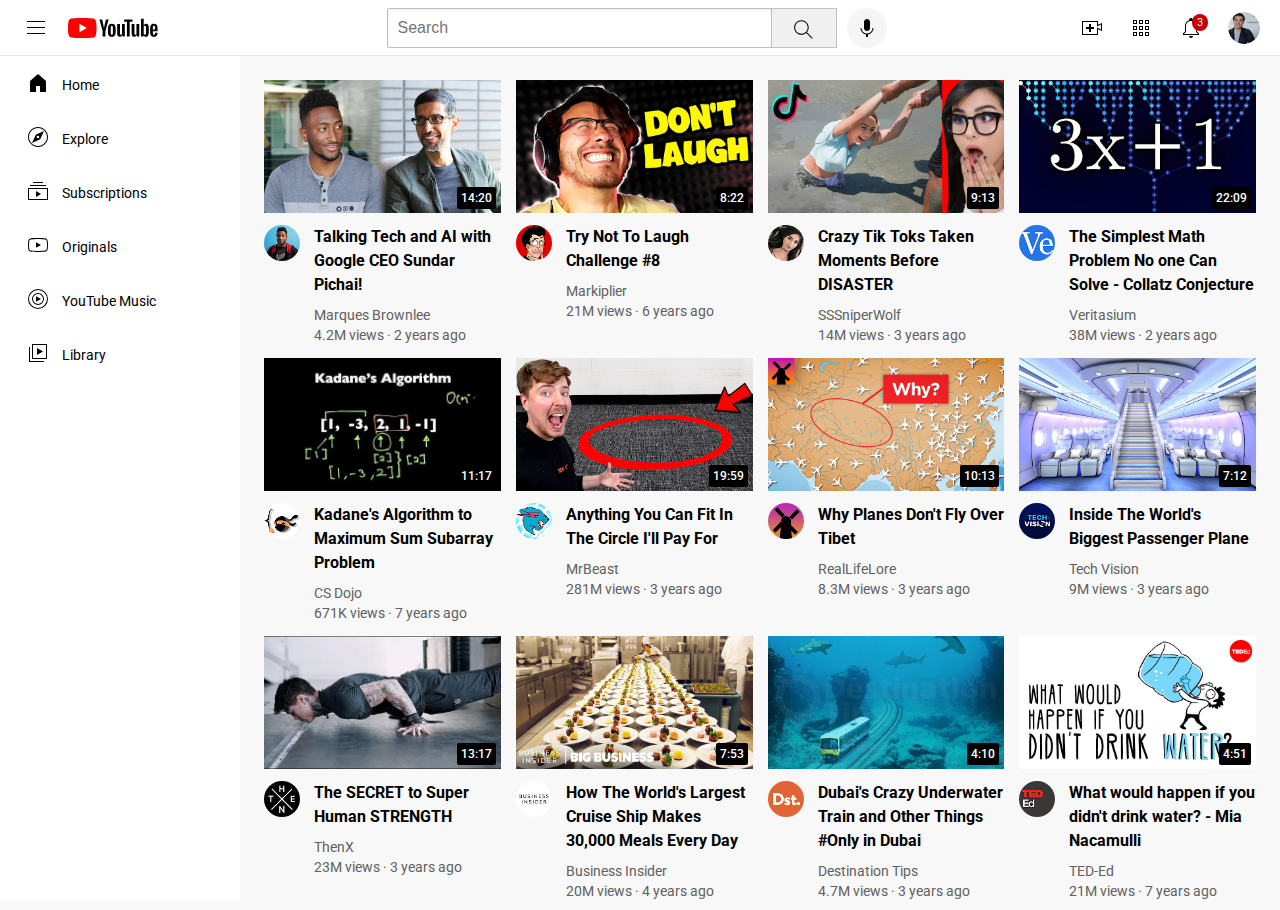
<file: youtube.html>
<!DOCTYPE html>
<html>

<head>
  <title>YouTube.com Clone</title>

  <link rel="preconnect" href="https://fonts.googleapis.com">
  <link rel="preconnect" href="https://fonts.gstatic.com" crossorigin>
  <link href="https://fonts.googleapis.com/css2?family=Roboto:wght@400;500;700&display=swap" rel="stylesheet">

  <link rel="stylesheet" href="styles/general.css">
  <link rel="stylesheet" href="styles/header.css">
  <link rel="stylesheet" href="styles/video.css">
  <link rel="stylesheet" href="styles/sidebar.css">

</head>

<body>
  <header class="header">
    <div class="left-section">
      <img class="hamburger-menu" src="icons/hamburger-menu.svg">
      <img class="youtube-logo" src="icons/youtube-logo.svg">
    </div>
    <div class="middle-section">
      <input class="search-bar" type="textbox" placeholder="Search">
      <button class="search-button">
        <img class="search-icon" src="icons/search.svg">
        <div class="tooltip">Search</div>
      </button>
      <button class="voice-search-button">
        <img class="voice-search-icon" src="icons/voice-search-icon.svg">
        <div class="tooltip">Search with your voice</div>
      </button>
    </div>
    <div class="right-section">
      <div class="upload-icon-container">
        <img class="upload-icon" src="icons/upload.svg">
        <div class="tooltip">Create</div>
      </div>
      <div class="youtube-apps-icon-container">
        <img class="youtube-apps-icon" src="icons/youtube-apps.svg">
        <div class="tooltip">YouTube apps</div>
      </div>
      <div class="notifications-icon-container">
        <img class="notifications-icon" src="icons/notifications.svg">
        <div class="notifications-count">3</div>
        <div class="tooltip">Notifications</div>
      </div>
      <img class="current-user-picture" src="channel-pics/my-channel.jpeg">
    </header>
<!--Put position absolute inside position relative-->
    <nav class="sidebar">
      <div class="sidebar-link">
        <img src="icons/home.svg">
        <div>Home</div>
      </div>
      <div class="sidebar-link">
        <img src="icons/explore.svg">
        <div>Explore</div>
      </div>
      <div class="sidebar-link">
        <img src="icons/subscriptions.svg">
        <div>Subscriptions</div>
      </div>
      <div class="sidebar-link">
        <img src="icons/originals.svg">
        <div>Originals</div>
      </div>
      <div class="sidebar-link">
        <img src="icons/youtube-music.svg">
        <div>YouTube Music</div>
      </div>
      <div class="sidebar-link">
        <img src="icons/library.svg">
        <div>Library</div>
      </div>
    </nav>
  </div>

  <main>
    <section class="video-grid">

      <div class="video-preview">
        <div class="thumbnail-row">
          <a href="https://www.youtube.com/watch?v=n2RNcPRtAiY" target="_blank" class="video-title-link">
            <img class="thumbnail" src="thumbnails/thumbnail-1.webp">
          </a>
          <div class="video-time">14:20</div>
        </div>
  
        <div class="video-info-grid">
          <div class="channel-picture">
            <div class="profile-picture-container">
              <a href="https://www.youtube.com/@mkbhd" target="_blank">
                <img class="profile-picture" src="channel-pics/channel-1.jpeg">
              </a>
              <div class="channel-tooltip">
                <img class="channel-tooltip-picture" src="channel-pics/channel-1.jpeg">
                <div>
                  <div class="channel-tooltip-name">
                    Marques Brownlee
                  </div>
                  <div class="channel-tooltip-stats">
                    18.5M subscribers
                  </div>
                </div>
              </div>
            </div>
            
          </div>
  
          <div class="video-info">
            <a href="https://www.youtube.com/watch?v=n2RNcPRtAiY" target="_blank" class="video-title-link">
              <p class="video-title">
                Talking Tech and AI with Google CEO Sundar Pichai!
              </p>
            </a>
            <p class="video-author">
              Marques Brownlee
            </p>
            <p class="video-stats">
              4.2M views &#183; 2 years ago
            </p>
          </div>
  
        </div>
  
      </div>
  
  
  
      <div class="video-preview">
        <div class="thumbnail-row">
          <a href="https://www.youtube.com/watch?v=mP0RAo9SKZk" target="_blank" class="video-title-link">
            <img class="thumbnail" src="thumbnails/thumbnail-2.webp">
          </a>
          <div class="video-time">8:22</div>
        </div>
  
        <div class="video-info-grid">
          <div class="channel-picture">
            <div class="profile-picture-container">
              <a href="https://www.youtube.com/@markiplier" target="_blank">
                <img class="profile-picture" src="channel-pics/channel-2.jpeg">
              </a>
              <div class="channel-tooltip">
                <img class="channel-tooltip-picture" src="channel-pics/channel-2.jpeg">
                <div>
                  <div class="channel-tooltip-name">
                    Markiplier
                  </div>
                  <div class="channel-tooltip-stats">
                    36.4M subscribers
                  </div>
                </div>
              </div>
            </div>
          </div>
  
          <div class="video-info">
            <a href="https://www.youtube.com/watch?v=mP0RAo9SKZk" target="_blank" class="video-title-link">
              <p class="video-title">
                Try Not To Laugh Challenge #8
              </p>
            </a>
            <p class="video-author">
              Markiplier
            </p>
            <p class="video-stats">
              21M views &#183; 6 years ago
            </p>
          </div>
  
        </div>
      </div>
  
  
  
      <div class="video-preview">
        <div class="thumbnail-row">
          <a href="https://www.youtube.com/watch?v=FgjPQQeTh1w" target="_blank" class="video-title-link">
            <img class="thumbnail" src="thumbnails/thumbnail-3.webp">
          </a>
          <div class="video-time">9:13</div>
        </div>
  
        <div class="video-info-grid">
          <div class="channel-picture">
            <div class="profile-picture-container">
              <a href="https://www.youtube.com/@SSSniperWolf" target="_blank">
                <img class="profile-picture" src="channel-pics/channel-3.jpeg">
              </a>
              <div class="channel-tooltip">
                <img class="channel-tooltip-picture" src="channel-pics/channel-3.jpeg">
                <div>
                  <div class="channel-tooltip-name">
                    SSSniperWolf
                  </div>
                  <div class="channel-tooltip-stats">
                    34.3M subscribers
                  </div>
                </div>
              </div>
            </div>
          </div>
  
          <div class="video-info">
            <a href="https://www.youtube.com/watch?v=FgjPQQeTh1w" target="_blank" class="video-title-link">
              <p class="video-title">
                Crazy Tik Toks Taken Moments Before DISASTER
              </p>
            </a>
            <p class="video-author">
              SSSniperWolf
            </p>
            <p class="video-stats">
              14M views &#183; 3 years ago
            </p>
          </div>
  
        </div>
      </div>
  
  
  
      <div class="video-preview">
        <div class="thumbnail-row">
          <a href="https://www.youtube.com/watch?v=094y1Z2wpJg" target="_blank" class="video-title-link">
            <img class="thumbnail" src="thumbnails/thumbnail-4.webp">
          </a>
          <div class="video-time">22:09</div>
        </div>
  
        <div class="video-info-grid">
          <div class="channel-picture">
            <div class="profile-picture-container">
              <a href="https://www.youtube.com/@veritasium" target="_blank">
                <img class="profile-picture" src="channel-pics/channel-4.jpeg">
              </a>
              <div class="channel-tooltip">
                <img class="channel-tooltip-picture" src="channel-pics/channel-4.jpeg">
                <div>
                  <div class="channel-tooltip-name">
                    veritasium
                  </div>
                  <div class="channel-tooltip-stats">
                    14.7M subscribers
                  </div>
                </div>
              </div>
            </div>
          </div>
  
          <div class="video-info">
            <a href="https://www.youtube.com/watch?v=094y1Z2wpJg" target="_blank" class="video-title-link">
              <p class="video-title">
                The Simplest Math Problem No one Can Solve - Collatz Conjecture
              </p>
            </a>
            <p class="video-author">
              Veritasium
            </p>
            <p class="video-stats">
              38M views &#183; 2 years ago
            </p>
          </div>
  
        </div>
      </div>
  
  
  
      <div class="video-preview">
        <div class="thumbnail-row">
          <a href="https://www.youtube.com/watch?v=86CQq3pKSUw" target="_blank" class="video-title-link">
            <img class="thumbnail" src="thumbnails/thumbnail-5.webp">
          </a>
          <div class="video-time">11:17</div>
        </div>
  
        <div class="video-info-grid">
          <div class="channel-picture">
            <div class="profile-picture-container">
              <a href="https://www.youtube.com/@CSDojo" target="_blank">
                <img class="profile-picture" src="channel-pics/channel-5.jpeg">
              </a>
              <div class="channel-tooltip">
                <img class="channel-tooltip-picture" src="channel-pics/channel-5.jpeg">
                <div>
                  <div class="channel-tooltip-name">
                    CS Dojo
                  </div>
                  <div class="channel-tooltip-stats">
                    1.92M subscribers
                  </div>
                </div>
              </div>
            </div>
          </div>
  
          <div class="video-info">
            <a href="https://www.youtube.com/watch?v=86CQq3pKSUw" target="_blank" class="video-title-link">
              <p class="video-title">
                Kadane's Algorithm to Maximum Sum Subarray Problem
              </p>
            </a>
            <p class="video-author">
              CS Dojo
            </p>
            <p class="video-stats">
              671K views &#183; 7 years ago
            </p>
          </div>
  
        </div>
      </div>
  
      <div class="video-preview">
        <div class="thumbnail-row">
          <a href="https://www.youtube.com/watch?v=yXWw0_UfSFg" target="_blank" class="video-title-link">
            <img class="thumbnail" src="thumbnails/thumbnail-6.webp">
          </a>
          <div class="video-time">19:59</div>
        </div>
  
        <div class="video-info-grid">
          <div class="channel-picture">
            <div class="profile-picture-container">
              <a href="https://www.youtube.com/@mrbeast" target="_blank">
                <img class="profile-picture" src="channel-pics/channel-6.jpeg">
              </a>
              <div class="channel-tooltip">
                <img class="channel-tooltip-picture" src="channel-pics/channel-6.jpeg">
                <div>
                  <div class="channel-tooltip-name">
                    MrBeast
                  </div>
                  <div class="channel-tooltip-stats">
                    237M subscribers
                  </div>
                </div>
              </div>
            </div>
          </div>
  
          <div class="video-info">
            <a href="https://www.youtube.com/watch?v=yXWw0_UfSFg" target="_blank" class="video-title-link">
              <p class="video-title">
                Anything You Can Fit In The Circle I'll Pay For
              </p>
            </a>
            <p class="video-author">
              MrBeast
            </p>
            <p class="video-stats">
              281M views &#183; 3 years ago
            </p>
          </div>
  
        </div>
      </div>

      <div class="video-preview">
        <div class="thumbnail-row">
          <a href="https://www.youtube.com/watch?v=fNVa1qMbF9Y" target="_blank" class="video-title-link">
            <img class="thumbnail" src="thumbnails/thumbnail-7.webp">
          </a>
          <div class="video-time">10:13</div>
        </div>
  
        <div class="video-info-grid">
          <div class="channel-picture">
            <div class="profile-picture-container">
              <a href="https://www.youtube.com/@RealLifeLore" target="_blank">
                <img class="profile-picture" src="channel-pics/channel-7.jpeg">
              </a>
              <div class="channel-tooltip">
                <img class="channel-tooltip-picture" src="channel-pics/channel-7.jpeg">
                <div>
                  <div class="channel-tooltip-name">
                    RealLifeLore
                  </div>
                  <div class="channel-tooltip-stats">
                    7.31M subscribers
                  </div>
                </div>
              </div>
            </div>
          </div>
  
          <div class="video-info">
            <a href="https://www.youtube.com/watch?v=yXWw0_UfSFg" target="_blank" class="video-title-link">
              <p class="video-title">
                Why Planes Don't Fly Over Tibet
              </p>
            </a>
            <p class="video-author">
              RealLifeLore
            </p>
            <p class="video-stats">
              8.3M views &#183; 3 years ago
            </p>
          </div>
  
        </div>
      </div>

      <div class="video-preview">
        <div class="thumbnail-row">
          <a href="https://www.youtube.com/watch?v=lFm4EM1juls" target="_blank" class="video-title-link">
            <img class="thumbnail" src="thumbnails/thumbnail-8.webp">
          </a>
          <div class="video-time">7:12</div>
        </div>
  
        <div class="video-info-grid">
          <div class="channel-picture">
            <div class="profile-picture-container">
              <a href="https://www.youtube.com/@adin" target="_blank">
                <img class="profile-picture" src="channel-pics/channel-8.jpeg">
              </a>
              <div class="channel-tooltip">
                <img class="channel-tooltip-picture" src="channel-pics/channel-8.jpeg">
                <div>
                  <div class="channel-tooltip-name">
                    Tech Vision
                  </div>
                  <div class="channel-tooltip-stats">
                    827M subscribers
                  </div>
                </div>
              </div>
            </div>
          </div>
  
          <div class="video-info">
            <a href="https://www.youtube.com/watch?v=yXWw0_UfSFg" target="_blank" class="video-title-link">
              <p class="video-title">
                Inside The World's Biggest Passenger Plane
              </p>
            </a>
            <p class="video-author">
              Tech Vision
            </p>
            <p class="video-stats">
              9M views &#183; 3 years ago
            </p>
          </div>
  
        </div>
      </div>
  
      <div class="video-preview">
        <div class="thumbnail-row">
          <a href="https://www.youtube.com/watch?v=ixmxOlcrlUc" target="_blank" class="video-title-link">
            <img class="thumbnail" src="thumbnails/thumbnail-9.webp">
          </a>
          <div class="video-time">13:17</div>
        </div>
  
        <div class="video-info-grid">
          <div class="channel-picture">
            <div class="profile-picture-container">
              <a href="https://www.youtube.com/@OFFICIALTHENXSTUDIOS" target="_blank">
                <img class="profile-picture" src="channel-pics/channel-9.jpeg">
              </a>
              <div class="channel-tooltip">
                <img class="channel-tooltip-picture" src="channel-pics/channel-9.jpeg">
                <div>
                  <div class="channel-tooltip-name">
                    ThenX
                  </div>
                  <div class="channel-tooltip-stats">
                    7.72M subscribers
                  </div>
                </div>
              </div>
            </div>
          </div>
  
          <div class="video-info">
            <a href="https://www.youtube.com/watch?v=yXWw0_UfSFg" target="_blank" class="video-title-link">
              <p class="video-title">
                The SECRET to Super Human STRENGTH
              </p>
            </a>
            <p class="video-author">
              ThenX
            </p>
            <p class="video-stats">
              23M views &#183; 3 years ago
            </p>
          </div>
  
        </div>
      </div>

      <div class="video-preview">
        <div class="thumbnail-row">
          <a href="https://www.youtube.com/watch?v=R2vXbFp5C9o" target="_blank" class="video-title-link">
            <img class="thumbnail" src="thumbnails/thumbnail-10.webp">
          </a>
          <div class="video-time">7:53</div>
        </div>
  
        <div class="video-info-grid">
          <div class="channel-picture">
            <div class="profile-picture-container">
              <a href="https://www.youtube.com/@BusinessInsider" target="_blank">
                <img class="profile-picture" src="channel-pics/channel-10.jpeg">
              </a>
              <div class="channel-tooltip">
                <img class="channel-tooltip-picture" src="channel-pics/channel-10.jpeg">
                <div>
                  <div class="channel-tooltip-name">
                    Business Insider
                  </div>
                  <div class="channel-tooltip-stats">
                    8.89M subscribers
                  </div>
                </div>
              </div>
            </div>
          </div>
  
          <div class="video-info">
            <a href="https://www.youtube.com/watch?v=yXWw0_UfSFg" target="_blank" class="video-title-link">
              <p class="video-title">
                How The World's Largest Cruise Ship Makes 30,000 Meals Every Day
              </p>
            </a>
            <p class="video-author">
              Business Insider
            </p>
            <p class="video-stats">
              20M views &#183; 4 years ago
            </p>
          </div>
  
        </div>
      </div>


      <div class="video-preview">
        <div class="thumbnail-row">
          <a href="https://www.youtube.com/watch?v=0nZuYyXET3s" target="_blank" class="video-title-link">
            <img class="thumbnail" src="thumbnails/thumbnail-11.webp">
          </a>
          <div class="video-time">4:10</div>
        </div>
  
        <div class="video-info-grid">
          <div class="channel-picture">
            <div class="profile-picture-container">
              <a href="https://www.youtube.com/@Destinationtips" target="_blank">
                <img class="profile-picture" src="channel-pics/channel-11.jpeg">
              </a>
              <div class="channel-tooltip">
                <img class="channel-tooltip-picture" src="channel-pics/channel-11.jpeg">
                <div>
                  <div class="channel-tooltip-name">
                    Destination Tips
                  </div>
                  <div class="channel-tooltip-stats">
                    282K subscribers
                  </div>
                </div>
              </div>
            </div>
          </div>
  
          <div class="video-info">
            <a href="https://www.youtube.com/watch?v=yXWw0_UfSFg" target="_blank" class="video-title-link">
              <p class="video-title">
                Dubai's Crazy Underwater Train and Other Things #Only in Dubai
              </p>
            </a>
            <p class="video-author">
              Destination Tips
            </p>
            <p class="video-stats">
              4.7M views &#183; 3 years ago
            </p>
          </div>
  
        </div>
      </div>

      <div class="video-preview">
        <div class="thumbnail-row">
          <a href="https://www.youtube.com/watch?v=9iMGFqMmUFs" target="_blank" class="video-title-link">
            <img class="thumbnail" src="thumbnails/thumbnail-12.webp">
          </a>
          <div class="video-time">4:51</div>
        </div>
  
        <div class="video-info-grid">
          <div class="channel-picture">
            <div class="profile-picture-container">
              <a href="https://www.youtube.com/@TEDEd" target="_blank">
                <img class="profile-picture" src="channel-pics/channel-12.jpeg">
              </a>
              <div class="channel-tooltip">
                <img class="channel-tooltip-picture" src="channel-pics/channel-12.jpeg">
                <div>
                  <div class="channel-tooltip-name">
                    TED-Ed
                  </div>
                  <div class="channel-tooltip-stats">
                    19.5M subscribers
                  </div>
                </div>
              </div>
            </div>
          </div>
  
          <div class="video-info">
            <a href="https://www.youtube.com/watch?v=yXWw0_UfSFg" target="_blank" class="video-title-link">
              <p class="video-title">
                What would happen if you didn't drink water? - Mia Nacamulli
              </p>
            </a>
            <p class="video-author">
              TED-Ed
            </p>
            <p class="video-stats">
              21M views &#183; 7 years ago
            </p>
          </div>
  
        </div>
      </div>
    </section>
  </main>
  
</body>

</html>
</file>
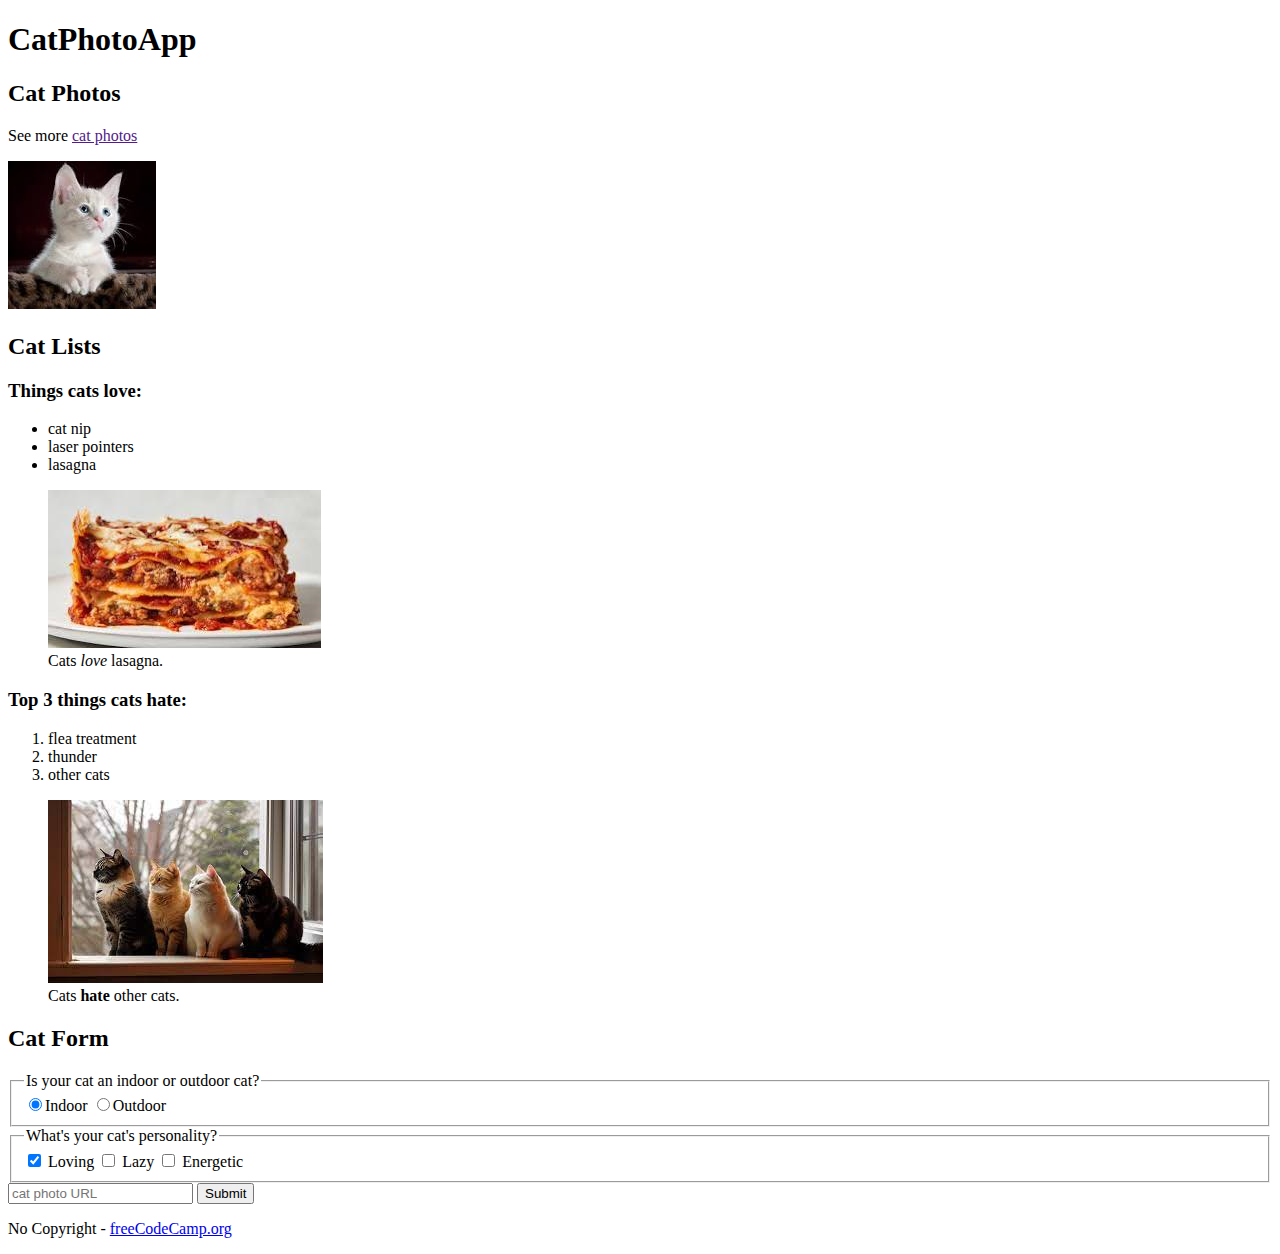
<file: freeCodeCamp-projects/cat-photo-app/cat-photo-app.html>
<!DOCTYPE html>
<html lang="en">
    <head>
        <title>Cat Photo App</title>
    </head>
    <body>
        <main>
            <h1>CatPhotoApp</h1>
            <section>
                <h2>Cat Photos</h2>
                <!--TODO: Add link to cat photos-->
                <p>See more <a target="_blank" href="">cat photos</a></p>


                <a href=""><img src="cat-photos/cat-photo.jpeg" alt="A cute little white kitten."></a>
            </section>
            <section>
                <h2>Cat Lists</h2>
                <h3>Things cats love:</h3>
                <ul>
                    <li>cat nip</li>
                    <li>laser pointers</li>
                    <li>lasagna</li>
                </ul>
                <figure>
                    <img src="cat-photos/lasagna.jpeg" alt="A slice of lasagna on a plate.">
                    <figcaption>Cats <em>love</em> lasagna.</figcaption>
                </figure>
                <h3>Top 3 things cats hate:</h3>
                <ol>
                    <li>flea treatment</li>
                    <li>thunder</li>
                    <li>other cats</li>
                </ol>
                <figure>
                    <img src="cat-photos/download.jpeg" alt="Four cats looking out a window.">
                    <figcaption>Cats <strong>hate</strong> other cats.</figcaption>
                </figure>
            </section>
            <section>
                <h2>Cat Form</h2>
                <form action="https://freecatphotoapp.com/submit-cat-photo">
                    <fieldset>
                        <legend>Is your cat an indoor or outdoor cat?</legend>
                        <label><input id="indoor" type="radio" name="indoor-outdoor" value="indoor" checked>Indoor</label>
                        <label><input id="outdoor" type="radio" name="indoor-outdoor" value="outdoor">Outdoor</label>
                    </fieldset>
                    <fieldset>
                        <legend>What's your cat's personality?</legend>
                        <input id="loving" type="checkbox" name="personality" value="loving" checked>
                        <label for="loving">Loving</label>
                        <input id="lazy" type="checkbox" name="personality" value="lazy">
                        <label for="lazy">Lazy</label>
                        <input id="energetic" type="checkbox" name="personality" value="energetic">
                        <label for="energetic">Energetic</label>
                    </fieldset>
                    <input type="text" name="catphotourl" placeholder="cat photo URL" required>
                    <button type="submit">Submit</button>
                </form>
            </section>
        </main>
        <footer>
            <p>
                No Copyright - <a href="https://www.freecodecamp.org">freeCodeCamp.org</a>
            </p>
        </footer>
    </body>
</html>
</file>
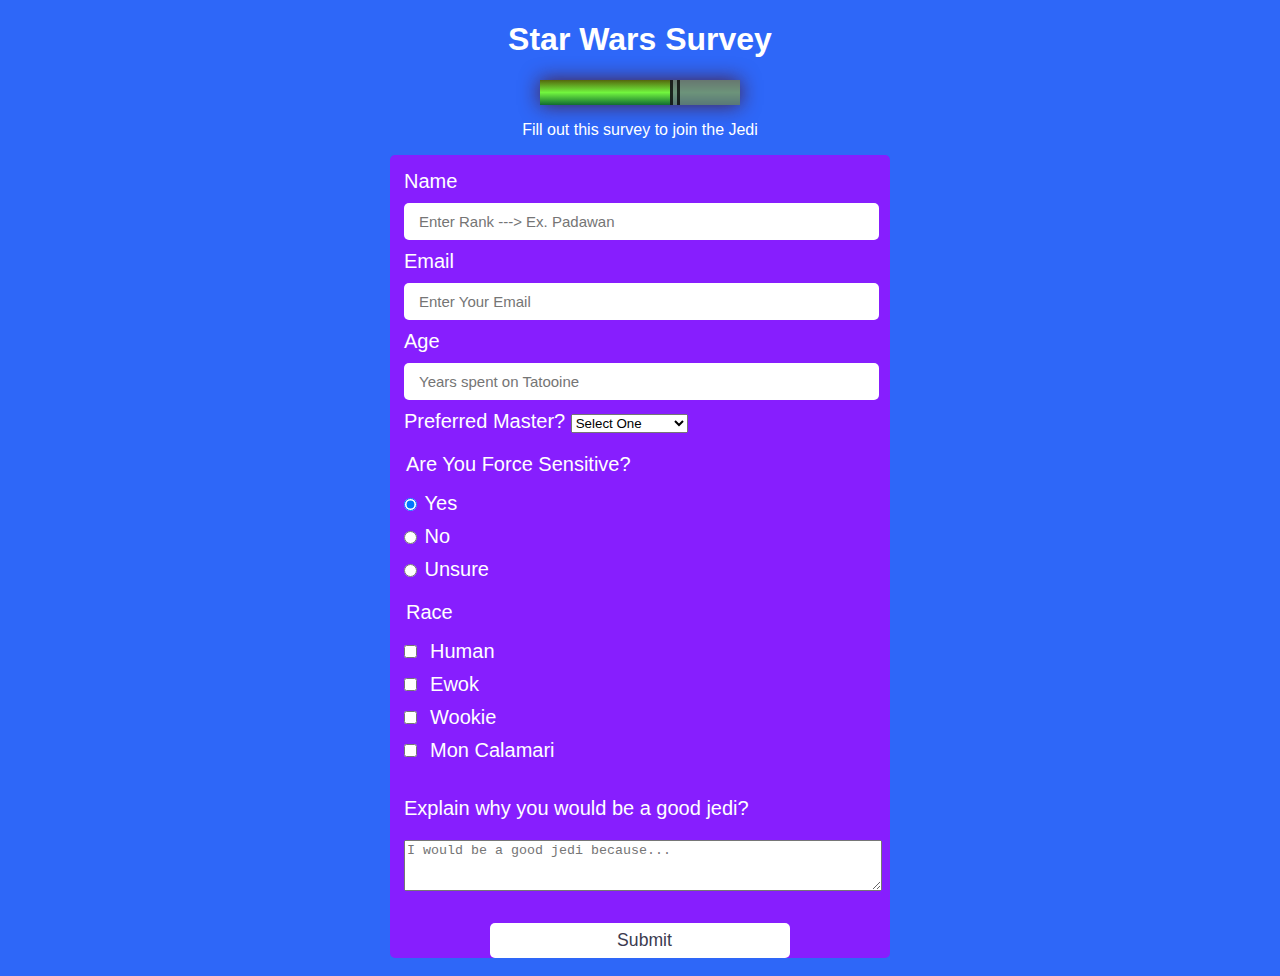
<file: freeCodeCamp-projects/Survey-form/survey-form.html>
<!DOCTYPE html>
<html>
  <head>
    <link rel="stylesheet" href="survey-form.css">
  </head>
  <body>
    <!--Header Start-->
    <h1 id="title">Star Wars Survey</h1>
     <div class="container">
      <div class="marker red">
        <div class="cap"></div>
        <div class="sleeve"></div>
      </div>
    <p id="description">Fill out this survey to join the Jedi</p>
    <!--Header End-->
    <!--Survey Start-->
    <form id="survey-form">
    <fieldset>
      <label for="name" id="name-label">Name 
        <input type="text" id="name" name="name-info" placeholder="Enter Rank ---> Ex. Padawan" required>
      </label>
      <label for="email" id="email-label">Email 
        <input type="email" id="email" name="email-info" placeholder="Enter Your Email" required>
      </label>
      <label for="number" id="number-label">Age
        <input type="number" id="number" name="age-info" placeholder="Years spent on Tatooine" min="6" max="25" required>
      </label>
      <label>Preferred Master?
        <select id="dropdown" required>
          <option value="">Select One</option>
          <option value="1">Yoda</option>
          <option value="2">Obi-wan Kenobi</option>
          <option value="3">Luke Skywalker</option>
          <option value="4">Leia Organa</option>
        </select>
      </label>
    </fieldset>
    <fieldset>
      <legend>Are You Force Sensitive?</legend>
      <label for="yes-button"><input type="radio" id="yes-button" name="radio" class="same-line" value="5" checked>Yes</label>
      <label for="no-button"><input type="radio" id="no-button" name="radio" class="same-line" value="6">No</label>
      <label for="unsure-button"><input type="radio" id="unsure-button" name="radio" class="same-line" value="7">Unsure
      </label>
    </fieldset>
    <fieldset>
      <legend>Race</legend>
      <label for="human-button">
        <input type="checkbox" id="human-button" name="checkbox" class="same-line" value="7"> Human
      </label>
      <label for="ewok-button">
        <input type="checkbox" id="ewok-button" name="checkbox" class="same-line" value="8"> Ewok
      </label>
      <label for="wookie-button">
        <input type="checkbox" id="wookie-button" name="checkbox" class="same-line" value="9"> Wookie
      </label>
      <label for="mon-calamari-button">
        <input type="checkbox" id="mon-calamari-button" name="checkbox" class="same-line" value="10"> Mon Calamari
      </label>
    </fieldset>
    <fieldset>
      <label for="bio">Explain why you would be a good jedi?
      </label>
      <textarea id="bio" name="bio" class="bio" rows="3" cols="30" placeholder="I would be a good jedi because..."></textarea>
    </fieldset>
      <input type="submit" id="submit" value="Submit" class="submit-button">
    </form>
    <!--Survey End-->
  </body>
  <html>
</file>
<file: styles/general.css>
p {
  margin-top: 0;
  margin-bottom: 0;
}

body {
  /* this style below will be inherited */
  font-family: Roboto, Arial;
  margin: 0;
  padding-top: 80px;
  padding-left: 96px;
  padding-right: 24px;
  background-color: rgb(248, 248, 248);
}

@media (min-width: 1200.1px) {
  body {
    margin-left: 168px;
  }
}
</file>
<file: styles/header.css>
.header {
  height: 55px;
  display: flex;
  flex-direction: row;
  justify-content: space-between;
  position: fixed;
  top: 0;
  left: 0;
  right: 0;
  z-index: 100;
  background-color: white;
  border-bottom-width: 1px;
  border-bottom-style: solid;
  border-bottom-color: rgb(229, 229, 229);
}

.left-section {
  display: flex;
  align-items: center;
}

.hamburger-menu {
  height: 24px;
  margin-left: 24px;
  margin-right: 20px;
}

.youtube-logo {
  height: 20px;
}

.middle-section {
  flex: 1;
  margin-left: 70px;
  margin-right: 35px;
  max-width: 500px;
  display: flex;
  align-items: center;
}

.search-bar::placeholder {
  font-size: 16px;
}

.search-bar {
  flex: 1;
  height: 36px;
  padding-left: 10px;
  font-size: 16px;
  border: 1px solid rgb(192, 192, 192);
  border-radius: 2px;
  box-shadow: inset 1px 2px 3px rgba(0, 0, 0, 0.05);
  width: 0;
}

.search-button {
  height: 40px;
  width: 66px;
  background-color: rgb(240, 240, 240);
  border-width: 1px;
  border-style: solid;
  border-color: rgb(192, 192, 192);
  margin-left: -1px;
  margin-right: 10px;
}

.search-button,
.voice-search-button,
.upload-icon-container,
.youtube-apps-icon-container,
.notifications-icon-container {
  display: flex;
  justify-content: center;
  align-items: center;
  position: relative;
}

.search-button .tooltip,
.voice-search-button .tooltip,
.upload-icon-container .tooltip,
.youtube-apps-icon-container .tooltip,
.notifications-icon-container .tooltip {
  font-family: Roboto, Arial;
  position: absolute;
  background-color: gray;
  color: white;
  padding-top: 4px;
  padding-bottom: 4px;
  padding-left: 8px;
  padding-right: 8px;
  border-radius: 2px;
  font-size: 12px;
  bottom: -30px;
  opacity: 0;
  transition: opacity 0.15s;
  pointer-events: none;
  white-space: nowrap;
}

.search-button:hover .tooltip,
.voice-search-button:hover .tooltip,
.upload-icon-container:hover .tooltip,
.youtube-apps-icon-container:hover .tooltip,
.notifications-icon-container:hover .tooltip {
  opacity: 1;
}

.search-icon {
  height: 25px;
  margin-top: 4px;
}

.voice-search-button {
  height: 40px;
  width: 40px;
  border-radius: 20px;
  border: none;
  background-color: rgb(245, 245, 245);
}

.voice-search-icon {
  height: 24px;
}

.right-section {
  width: 180px;
  margin-right: 20px;
  display: flex;
  align-items: center;
  justify-content: space-between;
  flex-shrink: 0;
}

.upload-icon {
  height: 24px;
}

.youtube-apps-icon {
  height: 24px;
}

.notifications-icon {
  height: 24px;
}

.notifications-icon-container {
  position: relative;
}

.notifications-count {
  position: absolute;
  top: -2px;
  right: -5px;
  background-color: rgb(200, 0, 0);
  color: white;
  font-size: 11px;
  padding-left: 5px;
  padding-right: 5px;
  padding-top: 2px;
  padding-bottom: 2px;
  border-radius: 10px;
}

.current-user-picture {
  height: 32px;
  border-radius: 16px;
}
</file>
<file: styles/video.css>
.thumbnail {
  width: 100%;
}

.video-title {
  margin-top: 0;
  font-size: 14px;
  font-weight: bold;
  line-height: 20px;
  margin-bottom: 10px;
}

.video-title-link {
  text-decoration: none;
  color: black;
}

.video-info-grid {
  display: grid;
  grid-template-columns: 50px 1fr;
}

.profile-picture {
  width: 36px;
  border-radius: 50px;
}

.thumbnail-row {
  margin-bottom: 8px;
  position: relative;
}

.video-author,
.video-stats {
  font-size: 12px;
  color: rgb(96, 96, 96);
}

.video-author {
  margin-bottom: 4px;
}

.video-grid {
  display: grid;
  grid-template-columns: 1fr 1fr 1fr;
  column-gap: 15px;
  row-gap: 15px;
}

@media (min-width: 1000px) {
  .video-title {
    font-size: 16px;
    line-height: 24px;
  }
}

@media (min-width: 1000px) {
  .video-author,
  .video-stats {
    font-size: 14px;
  }
}

@media (max-width: 750px) {
  .video-grid {
    grid-template-columns: 1fr 1fr;
  }
}

@media (min-width: 751px) and (max-width: 999px) {
  .video-grid {
    grid-template-columns: 1fr 1fr 1fr;
  }
}

@media (min-width: 1000px) {
  .video-grid {
    grid-template-columns: 1fr 1fr 1fr 1fr;
  }
}

.video-time {
  font-size: 12px;
  font-weight: 500;
  padding: 4px;
  border-radius: 2px;
  background-color: black;
  color: white;
  position: absolute;
  bottom: 8px;
  right: 5px;
}

.profile-picture-container {
  position: relative;
  display: inline-block;
}

.channel-tooltip {
  background-color: white;
  width: 200px;
  padding: 12px 12px;
  box-shadow: 2px 3px 10px rgba(0, 0, 0, 0.3);
  border-radius: 6px;
  position: absolute;
  top: 55px;
  z-index: 300;

  opacity: 0;
  pointer-events: none;

  display: flex;
  align-items: center;
  transition: opacity 0.15s;
}

.profile-picture-container:hover .channel-tooltip {
  opacity: 1;
}

.channel-tooltip-picture {
  width: 50px;
  height: 50px;
  border-radius: 50px;
  margin-right: 8px;
}

.channel-tooltip-name {
  font-family: Roboto, Arial;
  font-weight: bold;
  font-size: 16px;
  margin-bottom: 4px;
}

.channel-tooltip-stats {
  font-family: Roboto, Arial;
  color: rgb(96, 96, 96);
  font-size: 14px;
}
</file>
<file: styles/sidebar.css>
@media (max-width: 1200px) {
    .sidebar {
        position: fixed;
        left: 0;
        bottom: 0;
        top: 55px;
        background-color: white;
        width: 72px;
        z-index: 200;
        padding-top: 5px;
    }
}

.sidebar-link {
    height: 74px;
    display: flex;
    justify-content: center;
    align-items: center;
    flex-direction: column;
    cursor: pointer;
}

.sidebar-link:hover {
    background-color: rgb(235, 235, 235);
}

.sidebar-link img {
    height: 24px;
    margin-bottom: 4px;
}

.sidebar-link div {
    font-family: Roboto, Arial;
    font-size: 10px;
}

@media (min-width: 1200.1px) {
    .sidebar {
        position: fixed;
        left: 0;
        bottom: 0;
        top: 55px;
        background-color: white;
        width: 240px;
        z-index: 10;
        padding-top: 13px;
    }

    .sidebar-link {
        display: flex;
        flex-direction: row;
        justify-content: start;
        align-items: center;
        cursor: pointer;
        margin-top: -20px;
        padding-left: 24px;
        padding-right: 24px;
    }

    .sidebar-link:hover {
        background-color: rgb(235, 235, 235);
    }

    .sidebar-link img {
        height: 24px;
        margin-left: 2px;
        margin-right: 12px;
    }

    .sidebar-link div {
        font-size: 14px;
        font-family: Roboto, Arial;
        
    }
}
</file>
<file: freeCodeCamp-projects/Survey-form/survey-form.css>
body {
    font-family: Arial;
    background: #2E67F8;
    color: white;
  }
  
  h1, p {
    text-align: center;
  }
  
  .marker {
    width: 200px;
    height: 25px;
    margin-left: auto;
    margin-right: auto;
  }
  
  .red {
    background: linear-gradient(#55680D, #71F53E, #116C31);
    box-shadow: 0 0 20px  rgba(83, 14, 14, 0.8);
  }
  
  .cap {
    width: 126px;
    height: 25px;
  }
  
  .sleeve {
    width: 59.5px;
    height: 25px;
    background-color: rgba(108, 122, 137, .8);
    border-left: 10px double rgba(0, 0, 0, 0.75);
  }
  
  .cap, .sleeve {
    display: inline-block;
  }
  
  form {
    background: #871efe;
    margin: 0 auto;
    width: 500px;
    border-radius: 5px;
  }
  
  fieldset {
    border: none;
  }
  
  label {
    display: block;
    margin: 0.5em 0;
    font-size: 20px;
  }
  
  input {
    margin: 10px 0 0 0;
    width: 97%;
    height: 35px;
    border-radius: 5px;
    border: none;
    padding-left: 15px;
    font-size: 15px;
  }
  
  legend {
    font-size: 20px;
  }
  
  .same-line {
    width: unset;
    margin: -10px 0.5em -9px 0;
    vertical-align: middle;
  }
  
  .bio {
    margin: 10px 0 0 0;
    width: 100%;
    min-height: 2em;
  }
  
  .submit-button {
    display: block;
    width: 60%;
    margin: 1em auto;
    height: 2em;
    font-size: 1.1rem;
    background-color: white;
    color: #3b3b4f;
    min-width: 300px;
  }
</file>
